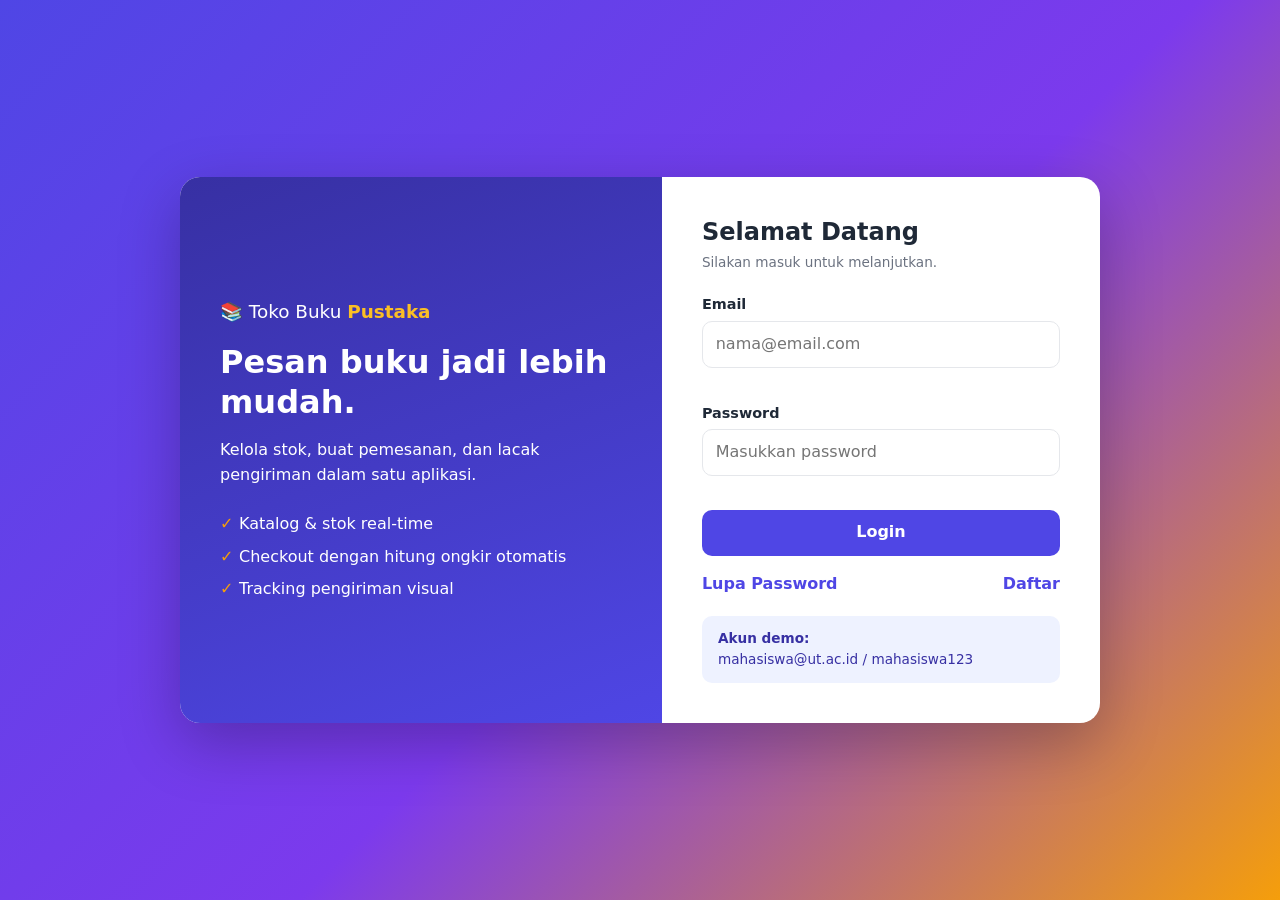
<file: tugas-uts-web1/index.html>
<!DOCTYPE html>
<html lang="id">
<head>
  <meta charset="UTF-8">
  <meta name="viewport" content="width=device-width, initial-scale=1.0">
  <meta name="description" content="Login Toko Buku Pustaka - aplikasi pemesanan buku online">
  <title>Login - Toko Buku Pustaka</title>
  <link rel="stylesheet" href="css/style.css">
</head>
<body class="auth" data-page="login">
  <main class="auth-wrap">
    <section class="auth-hero" aria-label="Tentang aplikasi">
      <p class="brand" style="color:#fff">📚 Toko Buku <strong style="color:#fbbf24">Pustaka</strong></p>
      <h1>Pesan buku jadi lebih mudah.</h1>
      <p>Kelola stok, buat pemesanan, dan lacak pengiriman dalam satu aplikasi.</p>
      <ul>
        <li>Katalog &amp; stok real-time</li>
        <li>Checkout dengan hitung ongkir otomatis</li>
        <li>Tracking pengiriman visual</li>
      </ul>
    </section>

    <section class="auth-card" aria-labelledby="judulLogin">
      <h2 id="judulLogin">Selamat Datang</h2>
      <p class="hint" style="margin-bottom:1.3rem">Silakan masuk untuk melanjutkan.</p>

      <form id="formLogin" novalidate>
        <div class="form-group">
          <label for="email">Email</label>
          <input type="email" id="email" name="email" placeholder="nama@email.com" autocomplete="username">
          <small class="error" id="err-email"></small>
        </div>
        <div class="form-group">
          <label for="password">Password</label>
          <input type="password" id="password" name="password" placeholder="Masukkan password" autocomplete="current-password">
          <small class="error" id="err-password"></small>
        </div>
        <button type="submit" class="btn btn-block">Login</button>
      </form>

      <div class="auth-actions">
        <button type="button" class="link-btn" id="btnLupa">Lupa Password</button>
        <button type="button" class="link-btn" id="btnDaftar">Daftar</button>
      </div>

      <aside class="demo-box">
        <strong>Akun demo:</strong><br>
        mahasiswa@ut.ac.id / mahasiswa123
      </aside>
    </section>
  </main>

  <!-- Modal Lupa Password -->
  <div class="modal" id="modalLupa" role="dialog" aria-modal="true" aria-labelledby="judulLupa">
    <div class="modal-box">
      <div class="modal-head">
        <h2 id="judulLupa">Lupa Password</h2>
        <button type="button" class="modal-close" data-close aria-label="Tutup">&times;</button>
      </div>
      <p class="hint" style="margin-bottom:1rem">Masukkan email terdaftar. Kami akan mensimulasikan pengiriman tautan reset.</p>
      <form id="formLupa" novalidate>
        <div class="form-group">
          <label for="l-email">Email</label>
          <input type="email" id="l-email" placeholder="nama@email.com">
          <small class="error" id="err-l-email"></small>
        </div>
        <button type="submit" class="btn btn-block">Kirim Tautan Reset</button>
      </form>
    </div>
  </div>

  <!-- Modal Daftar -->
  <div class="modal" id="modalDaftar" role="dialog" aria-modal="true" aria-labelledby="judulDaftar">
    <div class="modal-box">
      <div class="modal-head">
        <h2 id="judulDaftar">Daftar Akun Baru</h2>
        <button type="button" class="modal-close" data-close aria-label="Tutup">&times;</button>
      </div>
      <form id="formDaftar" novalidate>
        <div class="form-group">
          <label for="d-nama">Nama Lengkap</label>
          <input type="text" id="d-nama" placeholder="Nama lengkap">
          <small class="error" id="err-d-nama"></small>
        </div>
        <div class="form-group">
          <label for="d-email">Email</label>
          <input type="email" id="d-email" placeholder="nama@email.com">
          <small class="error" id="err-d-email"></small>
        </div>
        <div class="form-group">
          <label for="d-pass">Password</label>
          <input type="password" id="d-pass" placeholder="Minimal 6 karakter">
          <small class="error" id="err-d-pass"></small>
        </div>
        <div class="form-group">
          <label for="d-pass2">Konfirmasi Password</label>
          <input type="password" id="d-pass2" placeholder="Ulangi password">
          <small class="error" id="err-d-pass2"></small>
        </div>
        <button type="submit" class="btn btn-block">Daftar</button>
      </form>
    </div>
  </div>

  <div id="toast-area" aria-live="polite"></div>
  <script src="js/data.js"></script>
  <script src="js/script.js"></script>
</body>
</html>
</file>
<file: tugas-uts-web1/css/style.css>
/* =====================================================
   style.css  -  Tema Toko Buku Pustaka
   ===================================================== */
:root {
  --primary: #4f46e5;
  --primary-dark: #3730a3;
  --primary-soft: #eef2ff;
  --accent: #f59e0b;
  --bg: #f4f5fb;
  --card: #ffffff;
  --text: #1f2937;
  --muted: #6b7280;
  --line: #e5e7eb;
  --ok: #16a34a;
  --warn: #d97706;
  --danger: #dc2626;
  --radius: 14px;
  --shadow: 0 6px 24px rgba(31, 41, 55, .08);
}

* { box-sizing: border-box; margin: 0; padding: 0; }
html { scroll-behavior: smooth; }
body {
  font-family: "Segoe UI", system-ui, -apple-system, Roboto, sans-serif;
  background: var(--bg);
  color: var(--text);
  line-height: 1.55;
  min-height: 100vh;
}
img { max-width: 100%; display: block; }
a { color: var(--primary); text-decoration: none; }
h1, h2, h3 { line-height: 1.25; }
[hidden] { display: none !important; }

/* ---------- Tombol ---------- */
.btn {
  display: inline-flex; align-items: center; justify-content: center; gap: .4rem;
  padding: .65rem 1.2rem; border: 0; border-radius: 10px;
  font: inherit; font-weight: 600; cursor: pointer;
  background: var(--primary); color: #fff;
  transition: transform .15s, background .15s, box-shadow .15s;
}
.btn:hover { background: var(--primary-dark); transform: translateY(-1px); box-shadow: 0 6px 14px rgba(79,70,229,.25); }
.btn:active { transform: translateY(0); }
.btn-light { background: #fff; color: var(--primary); border: 1px solid var(--line); }
.btn-light:hover { background: var(--primary-soft); box-shadow: none; }
.btn-outline { background: transparent; color: var(--primary); border: 1.5px solid var(--primary); }
.btn-outline:hover { background: var(--primary-soft); box-shadow: none; }
.btn-danger { background: var(--danger); }
.btn-danger:hover { background: #b91c1c; box-shadow: none; }
.btn-sm { padding: .35rem .7rem; font-size: .85rem; border-radius: 8px; }
.btn-block { width: 100%; }
.link-btn { background: none; border: 0; color: var(--primary); font: inherit; font-weight: 600; cursor: pointer; }
.link-btn:hover { text-decoration: underline; }

/* ---------- Navbar ---------- */
.topbar {
  display: flex; align-items: center; justify-content: space-between; gap: 1rem; flex-wrap: wrap;
  padding: .8rem 1.5rem; background: #fff; border-bottom: 1px solid var(--line);
  position: sticky; top: 0; z-index: 20;
}
.brand { font-size: 1.15rem; color: var(--text); }
.brand strong { color: var(--primary); }
.topbar nav ul { display: flex; gap: .3rem; list-style: none; flex-wrap: wrap; }
.topbar nav a {
  display: block; padding: .45rem .9rem; border-radius: 8px; color: var(--muted); font-weight: 600;
}
.topbar nav a:hover { background: var(--primary-soft); color: var(--primary); }
.topbar nav a[aria-current="page"] { background: var(--primary); color: #fff; }
.user-box { display: flex; align-items: center; gap: .7rem; font-weight: 600; }

/* ---------- Layout ---------- */
.container { width: min(1100px, 100% - 2rem); margin: 1.5rem auto 3rem; }
.page-title { margin-bottom: .3rem; font-size: 1.6rem; }
.page-sub { color: var(--muted); margin-bottom: 1.3rem; }
.card {
  background: var(--card); border-radius: var(--radius); box-shadow: var(--shadow);
  padding: 1.4rem; margin-bottom: 1.3rem;
}
.card h2 { font-size: 1.15rem; margin-bottom: 1rem; }
.grid-2 { display: grid; grid-template-columns: 1fr 1fr; gap: 1.3rem; }
.footer { text-align: center; color: var(--muted); padding: 1.5rem; font-size: .9rem; }

/* ---------- Form ---------- */
.form-group { margin-bottom: 1rem; }
.form-row { display: grid; grid-template-columns: repeat(auto-fit, minmax(180px, 1fr)); gap: 1rem; }
label { display: block; font-weight: 600; font-size: .9rem; margin-bottom: .3rem; }
input, select, textarea {
  width: 100%; padding: .65rem .8rem; border: 1.5px solid var(--line); border-radius: 10px;
  font: inherit; background: #fff; transition: border-color .15s, box-shadow .15s;
}
input:focus, select:focus, textarea:focus {
  outline: none; border-color: var(--primary); box-shadow: 0 0 0 3px rgba(79,70,229,.15);
}
textarea { resize: vertical; min-height: 80px; }
.invalid { border-color: var(--danger) !important; }
.error { display: block; color: var(--danger); font-size: .82rem; min-height: 1.1em; margin-top: .2rem; }
.hint { color: var(--muted); font-size: .85rem; }

/* ---------- Halaman login ---------- */
body.auth { display: grid; place-items: center; padding: 1.5rem; background: linear-gradient(135deg, #4f46e5, #7c3aed 55%, #f59e0b); }
.auth-wrap {
  display: grid; grid-template-columns: 1.1fr 1fr; width: min(920px, 100%);
  background: #fff; border-radius: 20px; overflow: hidden; box-shadow: 0 20px 60px rgba(0,0,0,.25);
}
.auth-hero { padding: 2.5rem; background: linear-gradient(160deg, var(--primary-dark), var(--primary)); color: #fff; display: flex; flex-direction: column; justify-content: center; gap: 1rem; }
.auth-hero h1 { font-size: 2rem; }
.auth-hero ul { list-style: none; display: grid; gap: .5rem; margin-top: .5rem; }
.auth-hero li::before { content: "✓ "; color: var(--accent); font-weight: 700; }
.auth-card { padding: 2.5rem; }
.auth-card h2 { margin-bottom: .3rem; font-size: 1.5rem; }
.auth-actions { display: flex; justify-content: space-between; margin-top: 1rem; }
.demo-box { margin-top: 1.2rem; padding: .8rem 1rem; border-radius: 10px; background: var(--primary-soft); font-size: .85rem; color: var(--primary-dark); }

/* ---------- Dashboard ---------- */
.hero {
  background: linear-gradient(120deg, var(--primary), #7c3aed); color: #fff;
  border-radius: var(--radius); padding: 2rem; margin-bottom: 1.3rem; box-shadow: var(--shadow);
}
.hero h1 { font-size: 1.8rem; }
.hero p { opacity: .9; margin-top: .3rem; }
.stats { display: grid; grid-template-columns: repeat(auto-fit, minmax(160px, 1fr)); gap: 1rem; margin-bottom: 1.3rem; }
.stat { background: #fff; border-radius: var(--radius); padding: 1rem 1.2rem; box-shadow: var(--shadow); }
.stat span { display: block; color: var(--muted); font-size: .85rem; }
.stat strong { font-size: 1.5rem; color: var(--primary); }
.menu-grid { display: grid; grid-template-columns: repeat(auto-fit, minmax(220px, 1fr)); gap: 1.1rem; }
.menu-card {
  display: block; text-align: left; width: 100%;
  background: #fff; border: 1.5px solid transparent; border-radius: var(--radius); padding: 1.5rem;
  box-shadow: var(--shadow); color: var(--text); cursor: pointer; font: inherit;
  transition: transform .2s, border-color .2s;
}
.menu-card:hover { transform: translateY(-4px); border-color: var(--primary); }
.menu-card .ico { font-size: 2rem; display: block; margin-bottom: .6rem; }
.menu-card h3 { font-size: 1.05rem; margin-bottom: .2rem; }
.menu-card p { color: var(--muted); font-size: .9rem; }

/* ---------- Tabel ---------- */
.table-wrap { overflow-x: auto; border: 1px solid var(--line); border-radius: 12px; }
table { width: 100%; border-collapse: collapse; min-width: 620px; }
caption { text-align: left; font-weight: 700; padding: .2rem 0 .8rem; }
th, td { padding: .7rem .9rem; text-align: left; border-bottom: 1px solid var(--line); vertical-align: middle; }
thead th { background: var(--primary-soft); color: var(--primary-dark); font-size: .85rem; text-transform: uppercase; letter-spacing: .03em; }
tbody tr:hover { background: #fafaff; }
tbody tr:last-child td { border-bottom: 0; }
td.empty { text-align: center; color: var(--muted); padding: 1.5rem; }
td.num, th.num { text-align: right; }
.new-row { animation: flash 1.6s ease; }
@keyframes flash { from { background: #fef3c7; } to { background: transparent; } }
.actions { display: flex; gap: .4rem; flex-wrap: wrap; }
.toolbar { display: flex; justify-content: space-between; align-items: center; gap: 1rem; flex-wrap: wrap; margin-bottom: 1rem; }
.toolbar input { max-width: 320px; }
.qty-input { width: 80px; padding: .4rem .5rem; }

.cover { width: 44px; height: 58px; border-radius: 6px; overflow: hidden; background: var(--primary-soft); display: grid; place-items: center; }
.cover img { width: 100%; height: 100%; object-fit: cover; }
.cover-fallback { font-size: 1.4rem; }

.badge { display: inline-block; padding: .15rem .6rem; border-radius: 999px; font-size: .8rem; font-weight: 700; }
.badge.ok { background: #dcfce7; color: var(--ok); }
.badge.warn { background: #fef3c7; color: var(--warn); }
.badge.danger { background: #fee2e2; color: var(--danger); }

/* ---------- Ringkasan checkout ---------- */
.summary { margin-top: 1rem; display: grid; gap: .4rem; }
.summary div { display: flex; justify-content: space-between; }
.summary .total { border-top: 2px dashed var(--line); padding-top: .6rem; margin-top: .3rem; font-size: 1.2rem; font-weight: 800; color: var(--primary); }

/* ---------- Tracking ---------- */
.search-row { display: flex; gap: .7rem; flex-wrap: wrap; }
.search-row input { flex: 1; min-width: 220px; }
.chips { display: flex; gap: .5rem; flex-wrap: wrap; margin-top: .8rem; align-items: center; }
.chip { border: 1px dashed var(--primary); background: var(--primary-soft); color: var(--primary-dark); padding: .25rem .7rem; border-radius: 999px; font-size: .85rem; cursor: pointer; font-weight: 600; }
.chip:hover { background: #e0e7ff; }

.stepper { list-style: none; display: flex; justify-content: space-between; position: relative; margin: 1.5rem 0 1rem; }
.stepper::before { content: ""; position: absolute; top: 17px; left: 8%; right: 8%; height: 5px; background: var(--line); border-radius: 5px; }
.stepper .fill { position: absolute; top: 17px; left: 8%; height: 5px; background: linear-gradient(90deg, var(--primary), var(--ok)); border-radius: 5px; transition: width .8s ease; width: 0; }
.stepper li { flex: 1; text-align: center; position: relative; z-index: 1; font-size: .8rem; color: var(--muted); }
.stepper .dot { width: 38px; height: 38px; margin: 0 auto .4rem; border-radius: 50%; background: #fff; border: 3px solid var(--line); display: grid; place-items: center; font-weight: 700; }
.stepper li.done .dot { background: var(--primary); border-color: var(--primary); color: #fff; }
.stepper li.current .dot { box-shadow: 0 0 0 6px rgba(79,70,229,.2); }
.stepper li.done { color: var(--text); font-weight: 600; }
.stepper li.final.done .dot { background: var(--ok); border-color: var(--ok); }

.detail-list { display: grid; grid-template-columns: 1fr 1fr; gap: .8rem 1.5rem; margin-top: 1rem; }
.detail-list dt { font-size: .8rem; color: var(--muted); text-transform: uppercase; letter-spacing: .04em; }
.detail-list dd { font-weight: 700; }
.timeline { list-style: none; border-left: 3px solid var(--line); margin: 1rem 0 0 .6rem; padding-left: 1.2rem; display: grid; gap: .8rem; }
.timeline li { position: relative; }
.timeline li::before { content: ""; position: absolute; left: -1.7rem; top: .35rem; width: 11px; height: 11px; background: var(--primary); border-radius: 50%; }
.timeline time { display: block; font-size: .8rem; color: var(--muted); }

/* ---------- Modal ---------- */
.modal { position: fixed; inset: 0; background: rgba(17,24,39,.55); display: none; align-items: center; justify-content: center; padding: 1rem; z-index: 100; }
.modal.show { display: flex; animation: fade .2s ease; }
.modal-box { background: #fff; border-radius: 16px; padding: 1.6rem; width: min(520px, 100%); max-height: 90vh; overflow-y: auto; box-shadow: 0 20px 60px rgba(0,0,0,.3); animation: pop .25s ease; }
.modal-box.wide { width: min(820px, 100%); }
.modal-head { display: flex; justify-content: space-between; align-items: center; margin-bottom: 1rem; }
.modal-head h2 { font-size: 1.25rem; }
.modal-close { background: none; border: 0; font-size: 1.6rem; cursor: pointer; color: var(--muted); line-height: 1; }
@keyframes fade { from { opacity: 0; } to { opacity: 1; } }
@keyframes pop { from { transform: scale(.92); opacity: 0; } to { transform: scale(1); opacity: 1; } }

/* ---------- Toast ---------- */
#toast-area { position: fixed; right: 1rem; bottom: 1rem; display: grid; gap: .6rem; z-index: 200; }
.toast { padding: .8rem 1.1rem; border-radius: 10px; color: #fff; background: var(--ok); box-shadow: var(--shadow); animation: pop .25s ease; font-weight: 600; max-width: 320px; }
.toast.error { background: var(--danger); }
.toast.info { background: var(--primary); }

/* ---------- Responsif ---------- */
@media (max-width: 760px) {
  .auth-wrap { grid-template-columns: 1fr; }
  .auth-hero { padding: 1.5rem; }
  .grid-2, .detail-list { grid-template-columns: 1fr; }
  .stepper { font-size: .7rem; }
  .stepper .dot { width: 30px; height: 30px; }
  .stepper::before, .stepper .fill { top: 13px; }
}
</file>
